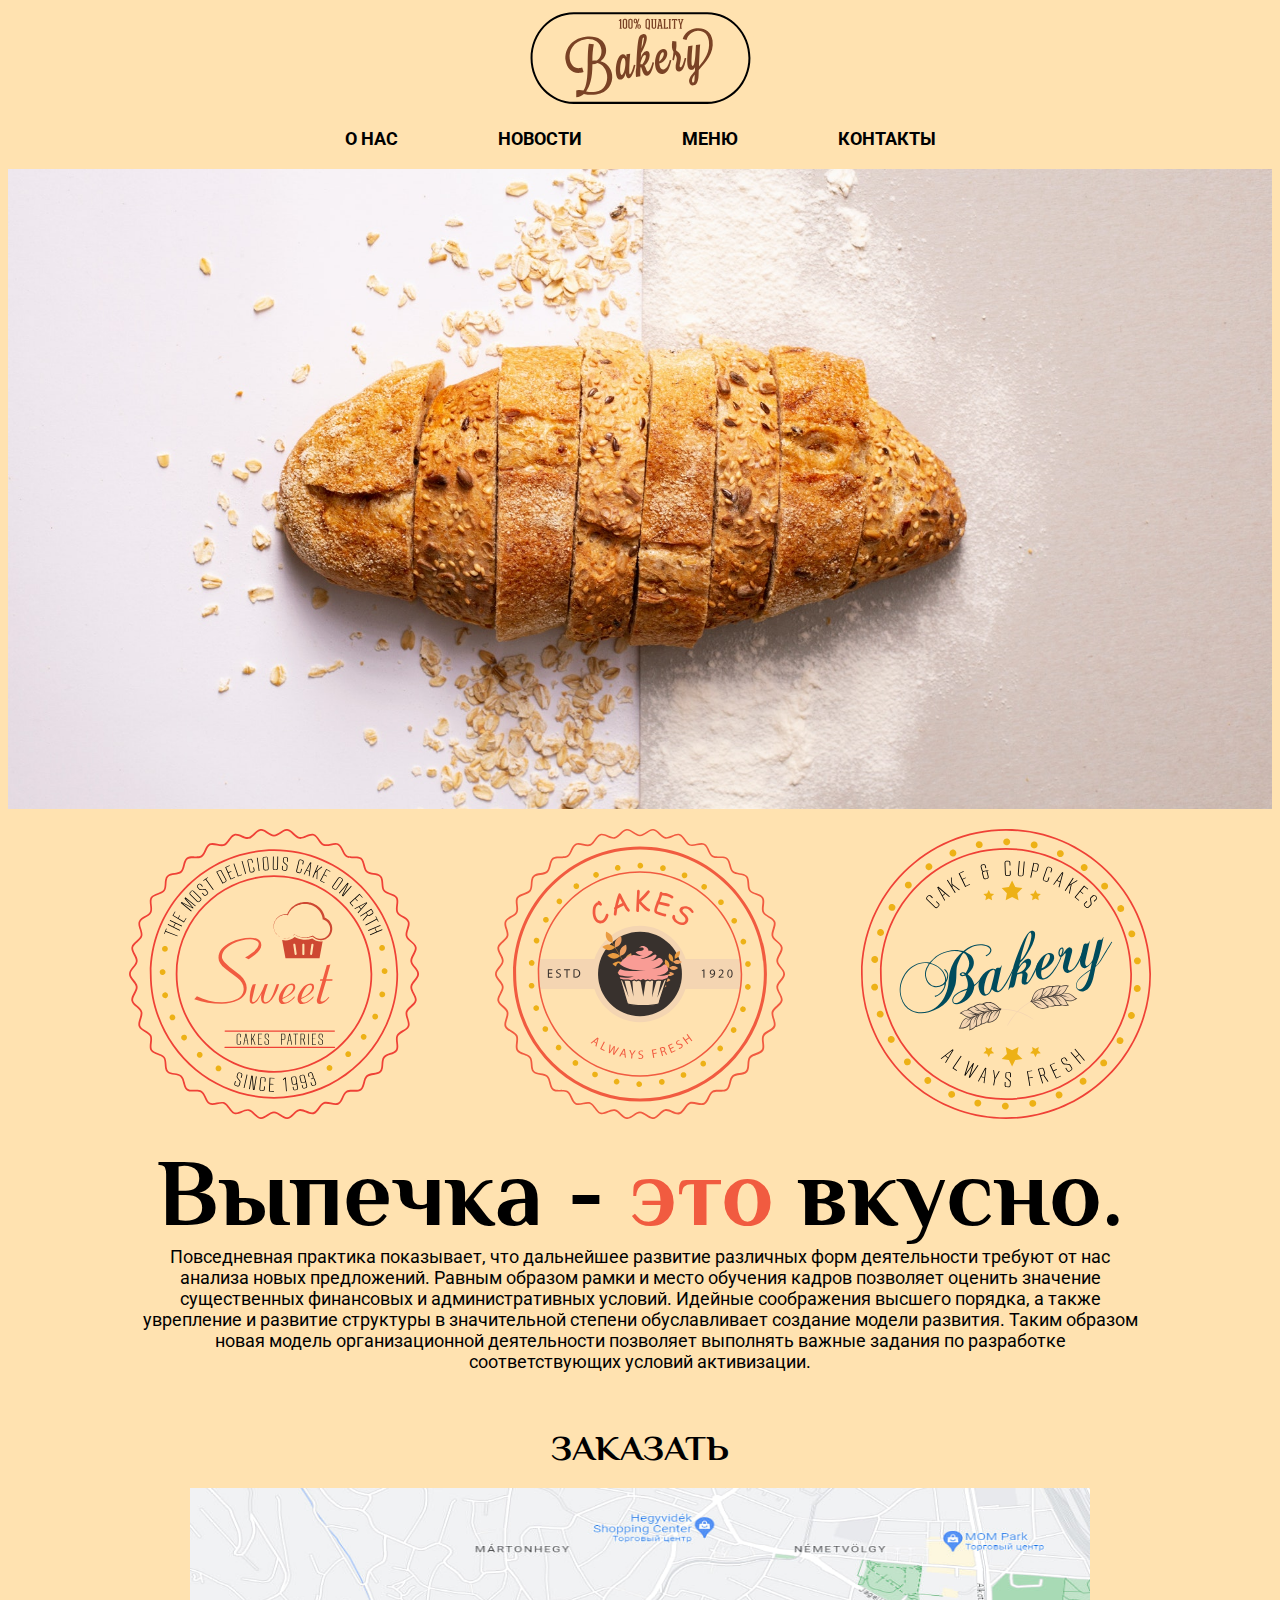
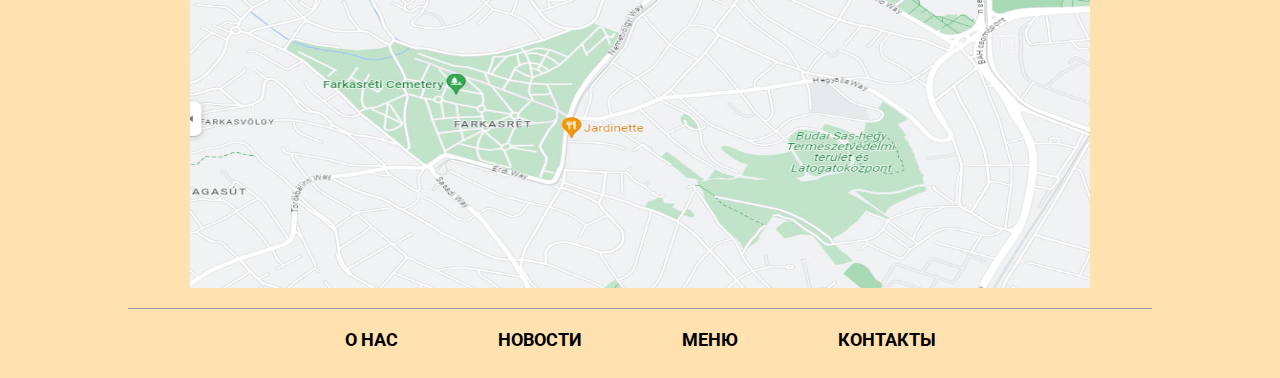
<file: bakery/index.html>
<!DOCTYPE html>
<html lang="en">
<head>
    <title>Bakery</title>
    <link rel="preconnect" href="https://fonts.googleapis.com">
    <link rel="preconnect" href="https://fonts.gstatic.com" crossorigin>
    <link href="https://fonts.googleapis.com/css2?family=Roboto&display=swap" rel="stylesheet">
    <link rel="preconnect" href="https://fonts.googleapis.com">
    <link rel="preconnect" href="https://fonts.gstatic.com" crossorigin>
    <link href="https://fonts.googleapis.com/css2?family=Philosopher&display=swap" rel="stylesheet">
    <meta charset="UTF-8">
    <meta name="viewport" content="width=device-width, initial-scale=1.0">
    <link rel="stylesheet" href="/bakery/css/style.css"
</head>
<body>
    <header>
        <img src="/bakery/img/01-Logo.svg" alt="logo">
    </header>
    <nav>
        <a href="#" class="nav-a">О НАС</a>
        <a href="#" class="nav-a">НОВОСТИ</a>
        <a href="#" class="nav-a">МЕНЮ</a>
        <a href="#">КОНТАКТЫ</a>
    </nav>
    <main>
        <section class="bgimage">
        </section>
        <section class="medals">
            <img src="/bakery//img/01-Иконка.svg" alt="first icon">
            <img src="/bakery/img/02-Иконка.svg" alt="">
            <img class="last" src="/bakery/img/03-Иконка.svg" alt="">
        </section>
        <section class="main-text">
            <h2 class="main-header">Выпечка - <span>это</span> вкусно.</h2>
            <div class="wrapper">
                <p class="main-text-paragraph">Повседневная практика показывает, что дальнейшее развитие различных форм деятельности требуют от нас анализа новых предложений. Равным образом рамки и место обучения кадров позволяет оценить значение существенных финансовых и административных условий. Идейные соображения высшего порядка, а также уврепление и развитие структуры в значительной степени обуславливает создание модели развития. Таким образом новая модель организационной деятельности позволяет выполнять важные задания по разработке соответствующих условий активизации.</p>
            </div>
            <p class="order">ЗАКАЗАТЬ</p>
        </section>
        <section class="map">
            <img src="/bakery/img/map.jpg" alt="map">
            <div class="create-line"></div>
        </section>
    </main>
    <footer>
        <a href="#" class="nav-a">О НАС</a>
        <a href="#" class="nav-a">НОВОСТИ</a>
        <a href="#" class="nav-a">МЕНЮ</a>
        <a href="#">КОНТАКТЫ</a>
    </footer>
</body>
</html>
</file>
<file: bakery/css/style.css>
html {
    background-color: #ffe2b0;
}

header {
    display: flex;
    justify-content: center;
    padding-bottom: 20px;
}

nav {
    display: flex;
    justify-content: center;
    flex-wrap: wrap;
}

nav a {
    font-size: 18px;
    font-family: "Roboto", sans-serif;
    font-weight: bold;
    text-decoration: none;
    color: black;
    padding-bottom: 20px;
}

.nav-a {
    padding-right: 100px;
}

.bgimage {
    width: 100%;
    height: 640px;
    background-image: url("/bakery/img/01-Картинка-фона.jpg");
    background-size: 100%, 640px;
    background-repeat: no-repeat;
    background-position: center center;
    margin-bottom: 20px;
}

.medals {
    display: flex;
    justify-content: center;
}
section img {
    margin-right: 76px;
    margin-bottom: 20px;
}

.last {
    margin-right: 0;
}

.main-text {
    display: flex;
    flex-direction: column;
    align-items: center;
}

.main-header {
    text-align: center;
    font-family: "Philosopher", sans-serif;
    font-size: 96px;
    margin-top: 0px;
    margin-bottom: 0px;
}

span {
    color: #f15b40;
}


.main-text-paragraph {
    font-size: 18px;
    margin: 0 0 0 0;
    margin-block-start: 0;
    margin-block-end: 0;
    text-align: center;
    font-family: "Roboto", sans-serif;
}

.main-text .wrapper {
    width: 1000px;
    padding-bottom: 20px;
}

.order {
    font-size: 36px;
    font-family: "Philosopher", sans-serif;
    margin-bottom: 20px;
    font-weight: bold;
}

.map {
    display: flex;
    flex-direction: column;
    align-items: center;
}

.map img {
    width: 900px;
    height: 400px;
    margin-right: 0;
    margin-bottom: 20px;
}

.create-line {
    width: 1024px;
    border-top: 1px solid #999999;
    margin-bottom: 20px;
}

footer {
    display: flex;
    justify-content: center;
    flex-wrap: wrap;
}

footer a {
    font-size: 18px;
    font-family: "Roboto", sans-serif;
    font-weight: bold;
    text-decoration: none;
    color: black;
    padding-bottom: 20px;
}
</file>
